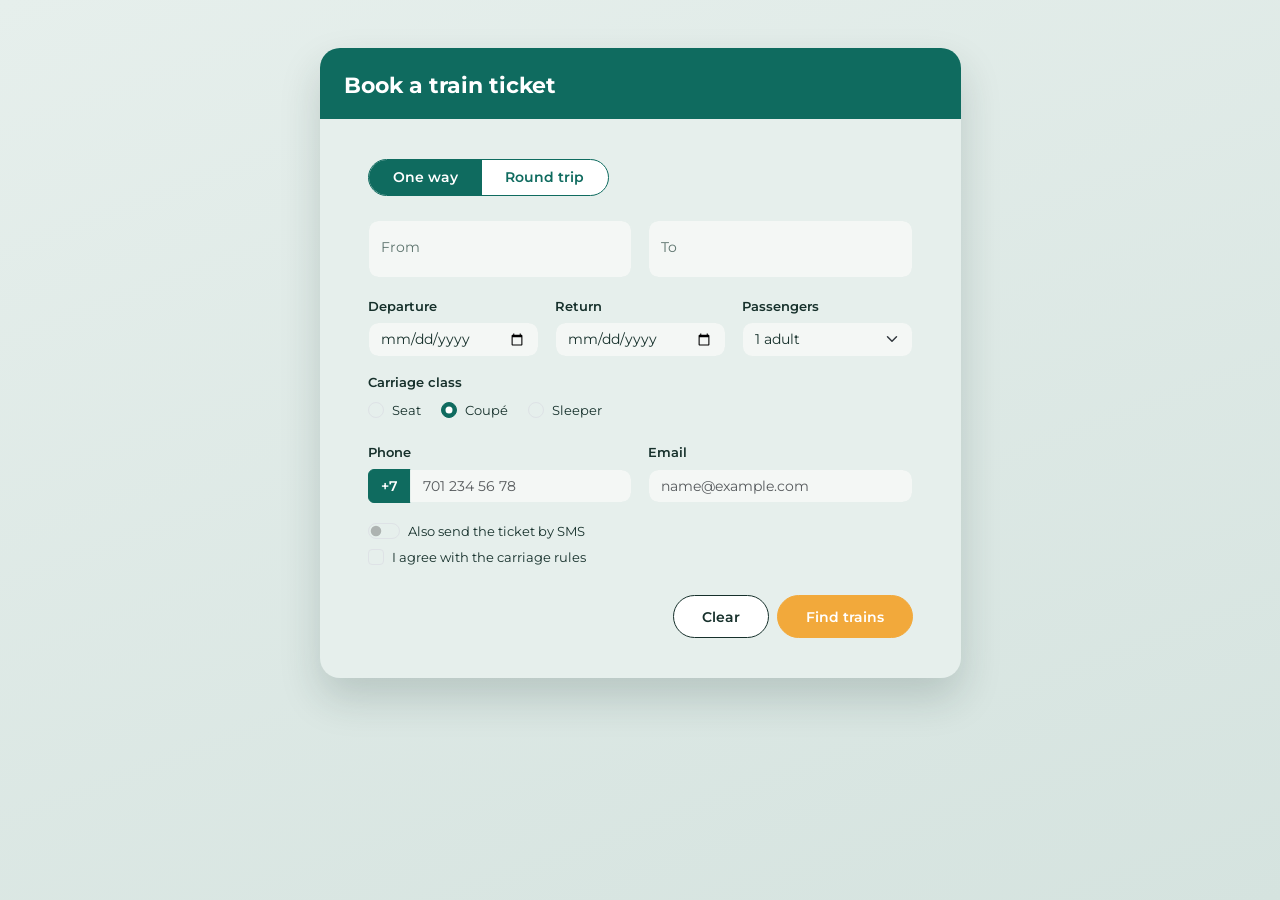
<file: index.html>
<!DOCTYPE html>
<html lang="en">
<head>
  <meta charset="utf-8">
  <meta name="viewport" content="width=device-width, initial-scale=1">
  <title>Book a train ticket</title>
  <link href="https://cdn.jsdelivr.net/npm/bootstrap@5.3.3/dist/css/bootstrap.min.css" rel="stylesheet">
  <link rel="preconnect" href="https://fonts.googleapis.com">
  <link rel="preconnect" href="https://fonts.gstatic.com" crossorigin>
  <link href="https://fonts.googleapis.com/css2?family=Montserrat:wght@400;500;600;700&amp;display=swap" rel="stylesheet">
  <link href="style.css" rel="stylesheet">
</head>
<body>
  <main class="container py-4 py-md-5">
    <div class="row justify-content-center">
      <div class="col-12 col-md-10 col-lg-8 col-xl-7">

        <form class="card ticket-card" action="#" method="get">
          <h1 class="card-header">Book a train ticket</h1>

          <div class="card-body">
            <div class="row g-3">

              <!-- Trip type: two radio inputs shown as a Bootstrap button group -->
              <fieldset class="col-12 mb-2">
                <legend class="visually-hidden">Trip type</legend>
                <div class="btn-group trip-switch">
                  <input type="radio" class="btn-check" name="trip" id="oneway" value="oneway" checked>
                  <label class="btn btn-seg" for="oneway">One way</label>
                  <input type="radio" class="btn-check" name="trip" id="round" value="round">
                  <label class="btn btn-seg" for="round">Round trip</label>
                </div>
              </fieldset>

              <!-- Floating labels -->
              <div class="col-md-6">
                <div class="form-floating">
                  <input type="text" class="form-control" id="from" name="from" placeholder="From" autocomplete="off" required>
                  <label for="from">From</label>
                </div>
              </div>
              <div class="col-md-6">
                <div class="form-floating">
                  <input type="text" class="form-control" id="to" name="to" placeholder="To" autocomplete="off" required>
                  <label for="to">To</label>
                </div>
              </div>

              <!-- Dates and select -->
              <div class="col-md-4">
                <label for="departure" class="form-label">Departure</label>
                <input type="date" class="form-control" id="departure" name="departure" required>
              </div>
              <div class="col-md-4">
                <label for="return" class="form-label">Return</label>
                <input type="date" class="form-control" id="return" name="return">
              </div>
              <div class="col-md-4">
                <label for="passengers" class="form-label">Passengers</label>
                <select class="form-select" id="passengers" name="passengers" required>
                  <option value="1" selected>1 adult</option>
                  <option value="2">2 adults</option>
                  <option value="3">3 adults</option>
                  <option value="4">4 adults</option>
                  <option value="5">5 adults</option>
                  <option value="6">6 adults</option>
                </select>
              </div>

              <!-- Inline radios -->
              <fieldset class="col-12">
                <legend class="form-label">Carriage class</legend>
                <div class="form-check form-check-inline">
                  <input class="form-check-input" type="radio" name="carriage" id="seat" value="seat" required>
                  <label class="form-check-label" for="seat">Seat</label>
                </div>
                <div class="form-check form-check-inline">
                  <input class="form-check-input" type="radio" name="carriage" id="coupe" value="coupe" checked required>
                  <label class="form-check-label" for="coupe">Coupé</label>
                </div>
                <div class="form-check form-check-inline">
                  <input class="form-check-input" type="radio" name="carriage" id="sleeper" value="sleeper" required>
                  <label class="form-check-label" for="sleeper">Sleeper</label>
                </div>
              </fieldset>

              <!-- Input group + email -->
              <div class="col-md-6">
                <label for="phone" class="form-label">Phone</label>
                <div class="input-group">
                  <span class="input-group-text" id="phone-code">+7</span>
                  <input type="tel" class="form-control" id="phone" name="phone" placeholder="701 234 56 78"
                         autocomplete="tel-national" aria-describedby="phone-code"
                         pattern="\d{3} ?\d{3} ?\d{2} ?\d{2}" title="10 digits, for example 701 234 56 78" required>
                </div>
              </div>
              <div class="col-md-6">
                <label for="email" class="form-label">Email</label>
                <input type="email" class="form-control" id="email" name="email" placeholder="name@example.com" autocomplete="email" required>
              </div>

              <!-- Switch + checkbox -->
              <div class="col-12">
                <div class="form-check form-switch">
                  <input class="form-check-input" type="checkbox" role="switch" id="sms" name="sms">
                  <label class="form-check-label" for="sms">Also send the ticket by SMS</label>
                </div>
                <div class="form-check">
                  <input class="form-check-input" type="checkbox" id="rules" name="rules" required>
                  <label class="form-check-label" for="rules">I agree with the carriage rules</label>
                </div>
              </div>

              <!-- HTML order: Clear, Find trains. On phones flex-column-reverse puts Find trains on top -->
              <div class="col-12 d-flex flex-column-reverse flex-sm-row justify-content-sm-end gap-2 pt-2">
                <button type="reset" class="btn btn-clear">Clear</button>
                <button type="submit" class="btn btn-find">Find trains</button>
              </div>

            </div>
          </div>
        </form>

      </div>
    </div>
  </main>
</body>
</html>
</file>
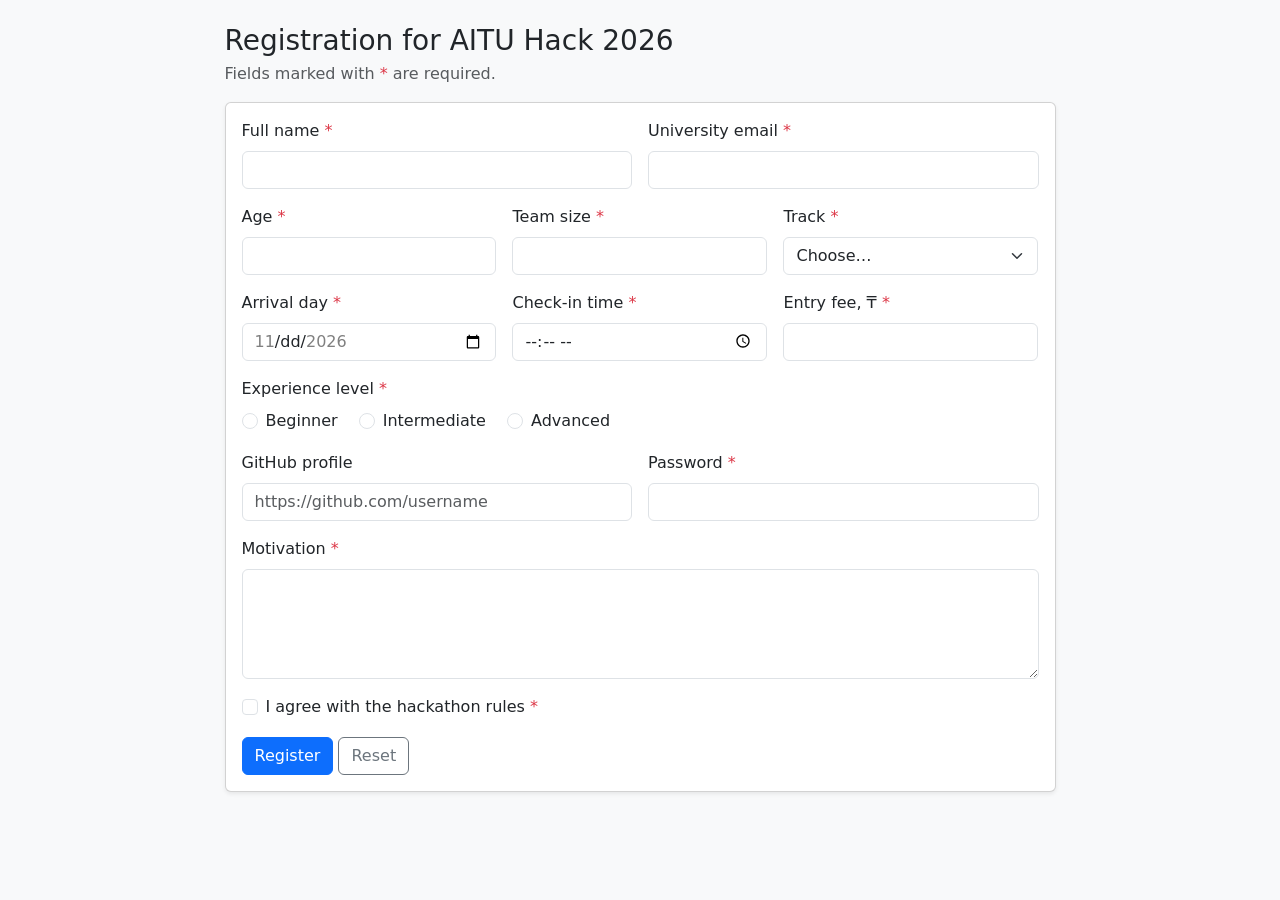
<file: index2.html>
<!DOCTYPE html>
<html lang="en">
<head>
  <meta charset="utf-8">
  <meta name="viewport" content="width=device-width, initial-scale=1">
  <title>Registration for AITU Hack 2026</title>
  <link href="https://cdn.jsdelivr.net/npm/bootstrap@5.3.3/dist/css/bootstrap.min.css" rel="stylesheet">
  <style>
    /* :user-invalid / :user-valid work only after the user has changed a field (or tried to submit) */
    .form-control:user-invalid,
    .form-select:user-invalid,
    .form-check-input:user-invalid { border-color: var(--bs-form-invalid-border-color); }

    .form-control:user-valid,
    .form-select:user-valid { border-color: var(--bs-form-valid-border-color); }

    /* show the message that follows the invalid field */
    .form-control:user-invalid ~ .invalid-feedback,
    .form-select:user-invalid ~ .invalid-feedback,
    .form-check-input:user-invalid ~ .invalid-feedback { display: block; }

    .form-check-input:user-invalid ~ .form-check-label { color: var(--bs-form-invalid-color); }

    /* radio group: the message sits after the group, so we look inside the group with :has() */
    .radio-group:has(.form-check-input:user-invalid) ~ .invalid-feedback { display: block; }
  </style>
</head>
<body class="bg-light">
  <main class="container py-4">
    <div class="row justify-content-center">
      <div class="col-lg-9">
        <h1 class="h3 mb-1">Registration for AITU Hack 2026</h1>
        <p class="text-body-secondary">Fields marked with <span class="text-danger">*</span> are required.</p>

        <form class="card card-body shadow-sm" action="#" method="get">
          <div class="row g-3">

            <div class="col-md-6">
              <label for="fullname" class="form-label">Full name <span class="text-danger" aria-hidden="true">*</span></label>
              <input type="text" class="form-control" id="fullname" name="fullname"
                     required minlength="2" maxlength="40" autocomplete="name">
              <div class="invalid-feedback">Enter 2–40 characters.</div>
            </div>

            <div class="col-md-6">
              <label for="email" class="form-label">University email <span class="text-danger" aria-hidden="true">*</span></label>
              <input type="email" class="form-control" id="email" name="email" required autocomplete="email">
              <div class="invalid-feedback">Enter a valid email, for example name@astanait.edu.kz.</div>
            </div>

            <div class="col-md-4">
              <label for="age" class="form-label">Age <span class="text-danger" aria-hidden="true">*</span></label>
              <input type="number" class="form-control" id="age" name="age" required min="16" max="30" step="1">
              <div class="invalid-feedback">Age must be a whole number from 16 to 30.</div>
            </div>

            <div class="col-md-4">
              <label for="team" class="form-label">Team size <span class="text-danger" aria-hidden="true">*</span></label>
              <input type="number" class="form-control" id="team" name="team" required min="1" max="4" step="1">
              <div class="invalid-feedback">Team size must be a whole number from 1 to 4.</div>
            </div>

            <div class="col-md-4">
              <label for="track" class="form-label">Track <span class="text-danger" aria-hidden="true">*</span></label>
              <select class="form-select" id="track" name="track" required>
                <option value="">Choose…</option>
                <option value="web">Web</option>
                <option value="mobile">Mobile</option>
                <option value="ai">AI</option>
                <option value="gamedev">GameDev</option>
              </select>
              <div class="invalid-feedback">Choose a track.</div>
            </div>

            <div class="col-md-4">
              <label for="arrival" class="form-label">Arrival day <span class="text-danger" aria-hidden="true">*</span></label>
              <input type="date" class="form-control" id="arrival" name="arrival"
                     required min="2026-11-20" max="2026-11-22">
              <div class="invalid-feedback">Choose a date from 20 to 22 November 2026.</div>
            </div>

            <div class="col-md-4">
              <label for="checkin" class="form-label">Check-in time <span class="text-danger" aria-hidden="true">*</span></label>
              <input type="time" class="form-control" id="checkin" name="checkin"
                     required min="09:00" max="18:00" step="1800">
              <div class="invalid-feedback">Choose a time from 09:00 to 18:00 in 30-minute steps.</div>
            </div>

            <div class="col-md-4">
              <label for="fee" class="form-label">Entry fee, ₸ <span class="text-danger" aria-hidden="true">*</span></label>
              <input type="number" class="form-control" id="fee" name="fee" required min="0" max="5000" step="500">
              <div class="invalid-feedback">Enter 0–5000 ₸ in steps of 500 ₸.</div>
            </div>

            <fieldset class="col-12">
              <legend class="form-label fs-6">Experience level <span class="text-danger" aria-hidden="true">*</span></legend>
              <div class="radio-group">
                <div class="form-check form-check-inline">
                  <input class="form-check-input" type="radio" name="level" id="level-beginner" value="beginner" required>
                  <label class="form-check-label" for="level-beginner">Beginner</label>
                </div>
                <div class="form-check form-check-inline">
                  <input class="form-check-input" type="radio" name="level" id="level-intermediate" value="intermediate" required>
                  <label class="form-check-label" for="level-intermediate">Intermediate</label>
                </div>
                <div class="form-check form-check-inline">
                  <input class="form-check-input" type="radio" name="level" id="level-advanced" value="advanced" required>
                  <label class="form-check-label" for="level-advanced">Advanced</label>
                </div>
              </div>
              <div class="invalid-feedback">Choose your experience level.</div>
            </fieldset>

            <div class="col-md-6">
              <label for="github" class="form-label">GitHub profile</label>
              <input type="url" class="form-control" id="github" name="github" placeholder="https://github.com/username">
              <div class="invalid-feedback">Enter a full link starting with https://</div>
            </div>

            <div class="col-md-6">
              <label for="password" class="form-label">Password <span class="text-danger" aria-hidden="true">*</span></label>
              <input type="password" class="form-control" id="password" name="password"
                     required minlength="8" maxlength="20" autocomplete="new-password">
              <div class="invalid-feedback">Password must be 8–20 characters.</div>
            </div>

            <div class="col-12">
              <label for="motivation" class="form-label">Motivation <span class="text-danger" aria-hidden="true">*</span></label>
              <textarea class="form-control" id="motivation" name="motivation" rows="4"
                        required minlength="50" maxlength="300"></textarea>
              <div class="invalid-feedback">Write 50–300 characters.</div>
            </div>

            <div class="col-12">
              <div class="form-check">
                <input class="form-check-input" type="checkbox" id="rules" name="rules" required>
                <label class="form-check-label" for="rules">I agree with the hackathon rules <span class="text-danger" aria-hidden="true">*</span></label>
                <div class="invalid-feedback">You must accept the rules.</div>
              </div>
            </div>

            <div class="col-12">
              <button type="submit" class="btn btn-primary">Register</button>
              <button type="reset" class="btn btn-outline-secondary">Reset</button>
            </div>

          </div>
        </form>
      </div>
    </div>
  </main>
</body>
</html>
</file>
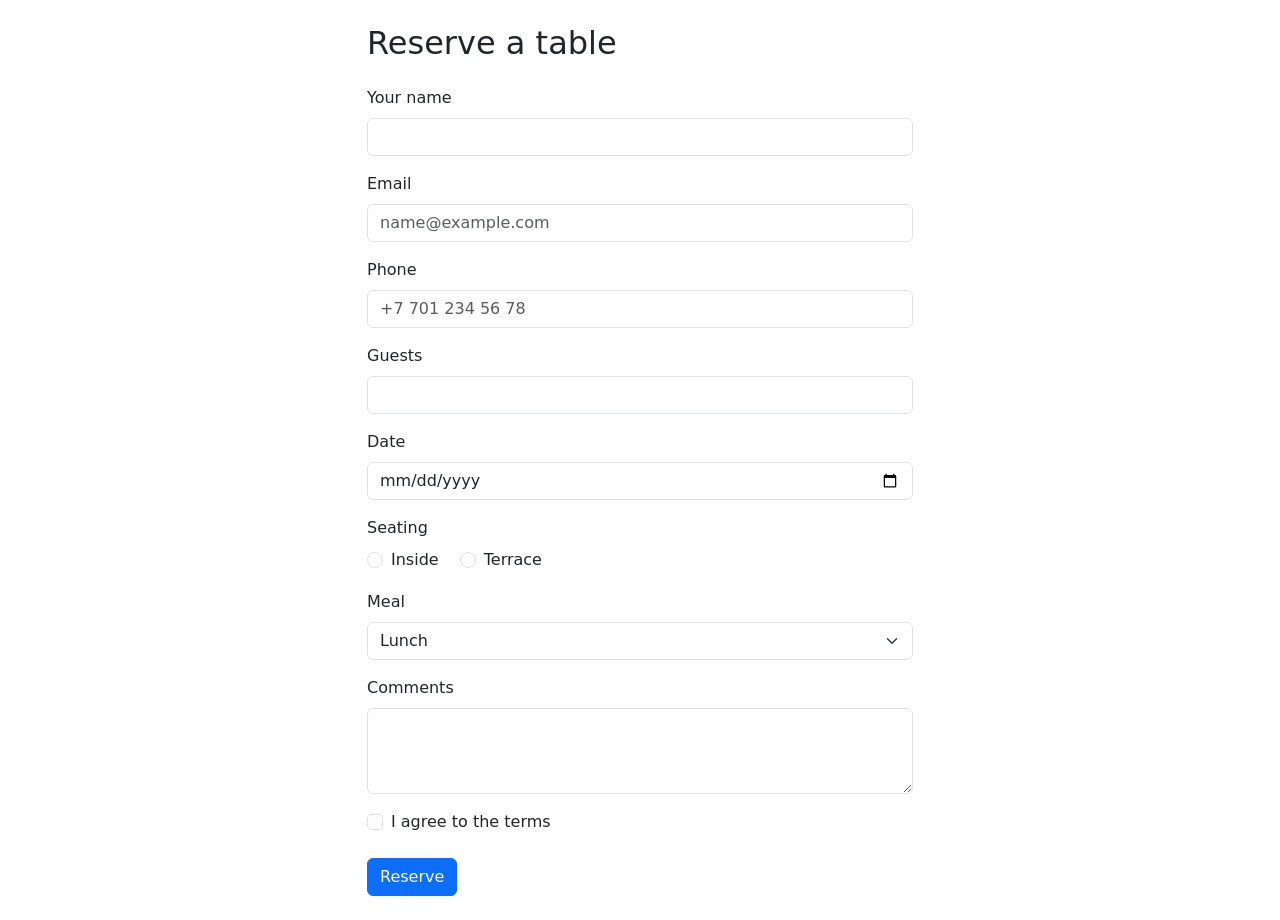
<file: index3.html>
<!DOCTYPE html>
<html lang="en">
<head>
  <meta charset="utf-8">
  <meta name="viewport" content="width=device-width, initial-scale=1">
  <title>Reserve a table</title>
  <link href="https://cdn.jsdelivr.net/npm/bootstrap@5.3.3/dist/css/bootstrap.min.css" rel="stylesheet">
</head>
<body>
  <main class="container py-4">
    <div class="row justify-content-center">
      <div class="col-md-8 col-lg-6">
        <h1 class="h2 mb-4">Reserve a table</h1>

        <form action="#" method="post">
          <div class="mb-3">
            <label for="name" class="form-label">Your name</label>
            <input type="text" class="form-control" id="name" name="name" autocomplete="name" required>
          </div>

          <div class="mb-3">
            <label for="email" class="form-label">Email</label>
            <input type="email" class="form-control" id="email" name="email" placeholder="name@example.com" autocomplete="email" required>
          </div>

          <div class="mb-3">
            <label for="phone" class="form-label">Phone</label>
            <input type="tel" class="form-control" id="phone" name="phone" placeholder="+7 701 234 56 78" autocomplete="tel" required>
          </div>

          <div class="mb-3">
            <label for="guests" class="form-label">Guests</label>
            <input type="number" class="form-control" id="guests" name="guests" min="1" max="12" step="1" required>
          </div>

          <div class="mb-3">
            <label for="date" class="form-label">Date</label>
            <input type="date" class="form-control" id="date" name="date" required>
          </div>

          <fieldset class="mb-3">
            <legend class="form-label fs-6">Seating</legend>
            <div class="form-check form-check-inline">
              <input class="form-check-input" type="radio" name="seating" id="seating-inside" value="inside" required>
              <label class="form-check-label" for="seating-inside">Inside</label>
            </div>
            <div class="form-check form-check-inline">
              <input class="form-check-input" type="radio" name="seating" id="seating-terrace" value="terrace">
              <label class="form-check-label" for="seating-terrace">Terrace</label>
            </div>
          </fieldset>

          <div class="mb-3">
            <label for="meal" class="form-label">Meal</label>
            <select class="form-select" id="meal" name="meal">
              <option value="lunch">Lunch</option>
              <option value="dinner">Dinner</option>
            </select>
          </div>

          <div class="mb-3">
            <label for="comments" class="form-label">Comments</label>
            <textarea class="form-control" id="comments" name="comments" rows="3"></textarea>
          </div>

          <div class="form-check mb-4">
            <input class="form-check-input" type="checkbox" id="terms" name="terms" required>
            <label class="form-check-label" for="terms">I agree to the terms</label>
          </div>

          <button type="submit" class="btn btn-primary">Reserve</button>
        </form>
      </div>
    </div>
  </main>
</body>
</html>
</file>
<file: style.css>
:root {
  --green: #0F6B5F;
  --orange: #F2A93B;
  --ink: #16302B;
  --mist: #F4F7F5;
  --line: #E6EFEC;

  --bs-body-font-family: 'Montserrat', system-ui, sans-serif;
  --bs-body-color: var(--ink);
  --bs-body-bg: var(--line);
}

body {
  font-family: var(--bs-body-font-family);
  color: var(--ink);
  background: linear-gradient(160deg, var(--line), #d5e3df);
  min-height: 100vh;
}

/* Card */
.ticket-card {
  border: 0;
  border-radius: 1.25rem;
  overflow: hidden;
  box-shadow: 0 1.25rem 2.5rem rgba(22, 48, 43, .18);
}
.ticket-card .card-header {
  margin: 0;
  padding: 1.5rem 1.5rem 1.25rem;
  background: var(--green);
  color: #fff;
  font-size: 1.4rem;
  font-weight: 700;
  border-bottom: 0;
}
.ticket-card .card-body { padding: 1.5rem; }
@media (min-width: 768px) {
  .ticket-card .card-body { padding: 2.5rem 3rem; }
}

/* Labels */
.form-label, legend.form-label {
  font-size: .8rem;
  font-weight: 600;
  margin-bottom: .4rem;
}
.form-check-label { font-size: .8rem; }

/* Inputs */
.form-control, .form-select {
  background-color: var(--mist);
  border: 1px solid var(--line);
  border-radius: .65rem;
  font-size: .85rem;
  color: var(--ink);
}
.form-floating > label { font-size: .85rem; color: #5d746e; }
.form-control:focus, .form-select:focus {
  background-color: #fff;
  border-color: var(--green);
  box-shadow: 0 0 0 .25rem rgba(15, 107, 95, .2);
}
.form-control:user-invalid, .form-select:user-invalid { border-color: #dc3545; }

/* Radios, checkbox, switch */
.form-check-input:checked {
  background-color: var(--green);
  border-color: var(--green);
}
.form-check-input:focus {
  border-color: var(--green);
  box-shadow: 0 0 0 .25rem rgba(15, 107, 95, .25);
}

/* +7 prefix (input group) */
.input-group-text {
  background: var(--green);
  border-color: var(--green);
  color: #fff;
  font-weight: 600;
  font-size: .85rem;
}

/* One way / Round trip */
.trip-switch {
  border: 1px solid var(--green);
  border-radius: 50rem;
  overflow: hidden;
  background: #fff;
}
.btn-seg {
  border: 0;
  border-radius: 0;
  padding: .45rem 1.5rem;
  color: var(--green);
  font-size: .85rem;
  font-weight: 600;
}
.btn-check:checked + .btn-seg { background: var(--green); color: #fff; }
.btn-check:focus-visible + .btn-seg { outline: 3px solid var(--orange); outline-offset: -3px; }
@media (max-width: 575.98px) {
  .trip-switch { display: flex; width: 100%; }
  .trip-switch .btn-seg { flex: 1; }
}

/* Buttons */
.btn-find, .btn-clear {
  border-radius: 50rem;
  padding: .65rem 1.75rem;
  font-size: .85rem;
  font-weight: 600;
}
.btn-find {
  --bs-btn-color: #fff;
  --bs-btn-bg: var(--orange);
  --bs-btn-border-color: var(--orange);
  --bs-btn-hover-color: #fff;
  --bs-btn-hover-bg: #e0942a;
  --bs-btn-hover-border-color: #e0942a;
  --bs-btn-active-color: #fff;
  --bs-btn-active-bg: #d1871f;
  --bs-btn-active-border-color: #d1871f;
  --bs-btn-focus-shadow-rgb: 242, 169, 59;
}
.btn-clear {
  --bs-btn-color: var(--ink);
  --bs-btn-bg: #fff;
  --bs-btn-border-color: var(--ink);
  --bs-btn-hover-color: #fff;
  --bs-btn-hover-bg: var(--ink);
  --bs-btn-hover-border-color: var(--ink);
  --bs-btn-active-color: #fff;
  --bs-btn-active-bg: var(--ink);
  --bs-btn-focus-shadow-rgb: 22, 48, 43;
}
</file>
